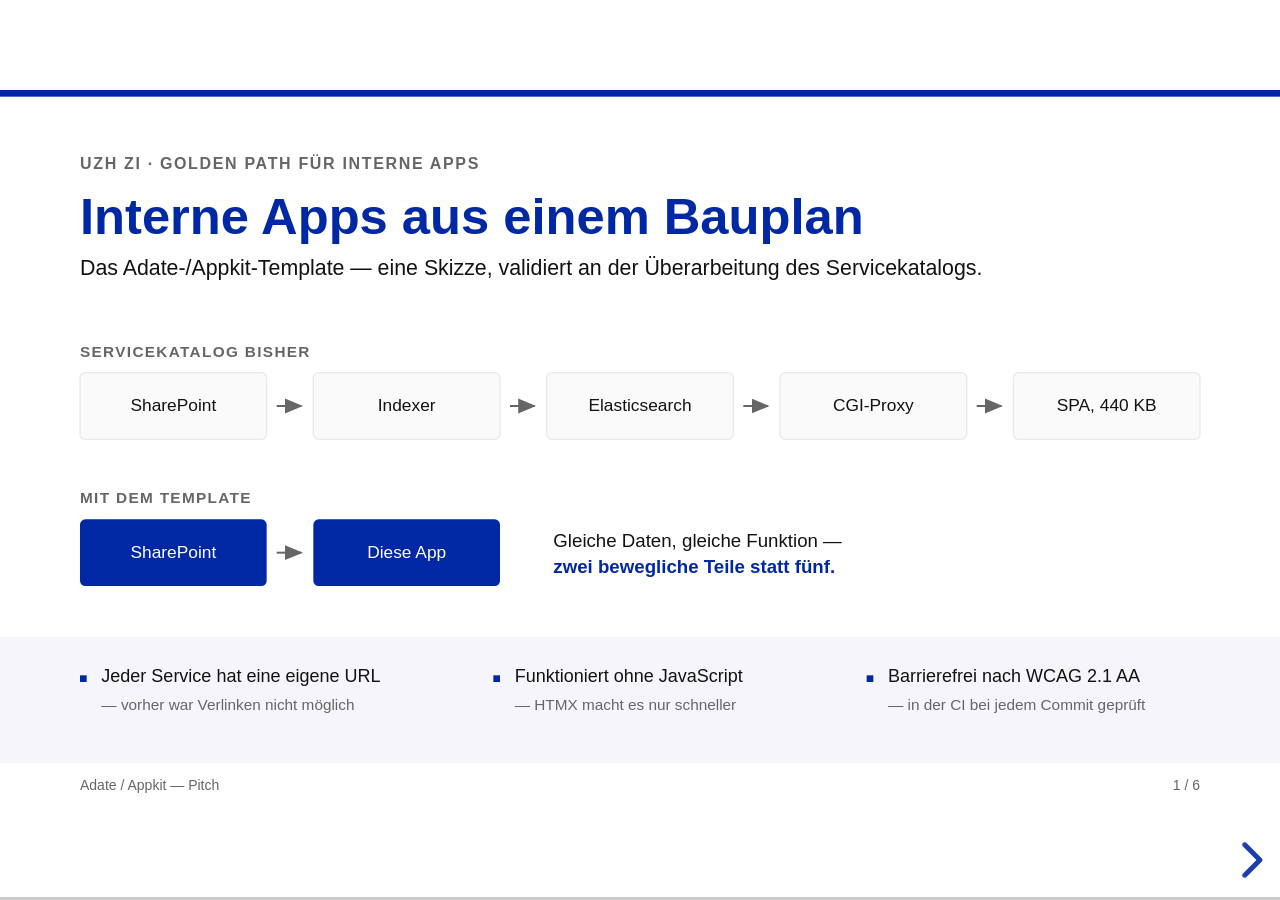
<file: docs/pitch/index.html>
<!doctype html>
<html lang="de">
<head>
  <meta charset="utf-8">
  <meta name="viewport" content="width=device-width, initial-scale=1">
  <title>Adate / Appkit — Pitch</title>

  <!-- reveal.js ist in reveal/ vendored (MIT, siehe reveal/LICENSE) — kein CDN,
       damit das Deck auch ohne Netz läuft. -->
  <link rel="stylesheet" href="reveal/reset.css">
  <link rel="stylesheet" href="reveal/reveal.css">

  <style>
    /* Die Folien sind fertige 1920×1080-SVGs. reveal skaliert die Bühne, das
       Bild füllt sie — deshalb braucht dieses Deck kein reveal-Theme. */
    :root { color-scheme: light; }
    html, body { background: #121212; }
    .reveal .slides { text-align: left; }
    .reveal .slides section {
      padding: 0;
      height: 100%;
      display: flex;
      align-items: center;
      justify-content: center;
    }
    .reveal .slides section img.folie {
      display: block;
      width: 100%;
      height: 100%;
      object-fit: contain;
      margin: 0;
      border: 0;
      box-shadow: none;
      background: #ffffff;
    }
    .reveal .progress { color: #0028A5; }
    .reveal .controls { color: #0028A5; }
    /* Beim Export nach PDF (?print-pdf) sollen die Folien randlos sitzen. */
    @media print { html, body { background: #ffffff; } }
  </style>
</head>
<body>
  <div class="reveal">
    <div class="slides">

      <section>
        <img class="folie" src="folie-1-worum-es-geht.svg"
             alt="Folie 1: Interne Apps aus einem Bauplan. Der Servicekatalog bisher — SharePoint, Indexer, Elasticsearch, CGI-Proxy, SPA mit 440 KB — gegenüber SharePoint und dieser App: zwei bewegliche Teile statt fünf.">
        <aside class="notes">
          Einstieg über die beweglichen Teile: derselbe Katalog, aber SharePoint → App
          statt fünf Stationen. Für die Fachseite heisst das «weniger, was kaputtgehen
          kann», für die Entwicklung «weniger, was ich betreiben muss».
        </aside>
      </section>

      <section>
        <img class="folie" src="folie-2-fachnutzerinnen.svg"
             alt="Folie 2: Für Fachnutzerinnen und Fachnutzer. Drei Spalten — was du erreichst, was du beiträgst, womit du arbeitest.">
        <aside class="notes">
          Die drei Spalten beantworten die drei Fragen der Fachseite. Wichtigster Satz
          zum Vorlesen: «Kein Code, keine Architekturentscheide» — beigetragen werden
          Fachwissen, eine Datenquelle und echte Beispiele.
        </aside>
      </section>

      <section>
        <img class="folie" src="folie-3-architektur.svg"
             alt="Folie 3: Architektur. Das Template adate wird geklont, die Bibliothek appkit mit sharepoint, mail, auth, db und embeddings wird importiert; darunter die Plattform Azure Container Apps.">
        <aside class="notes">
          Der Unterschied zwischen geklont und importiert. Das Template ist ein
          Startpunkt und danach eigenständig; appkit ist eine Abhängigkeit, die alle
          Apps gemeinsam weiterziehen. Daraus folgt die Regel aus AGENTS.md:
          Fehlendes gehört in appkit, mit Fake und Test.
        </aside>
      </section>

      <section>
        <img class="folie" src="folie-4-deployment.svg"
             alt="Folie 4: Deployment. Aus dem Internet über das Application Gateway im Connectivity Hub, per VNet-Peering in zwei Landing Zones mit je einem Container Apps Environment für Test und Prod; darunter ein gemeinsames Azure-OpenAI-Deployment in einer eigenen Subscription.">
        <aside class="notes">
          Zwei Landing Zones, je eine eigene Subscription, je ein eigenes
          Container Apps Environment — und ein einziger Eingang: das zentrale
          Application Gateway. Das ist keine Stilfrage: die Landing Zone verbietet
          öffentliche IP-Adressen per Policy. Wer hier zuhört und selbst deployen
          will, merkt sich die beiden Pull Requests — Subnetze bei Subscription
          Vending, Ingress bei Connectivity Management. Azure OpenAI steht bewusst
          ausserhalb der beiden Zonen: eine eigene Subscription, von Test und Prod
          gemeinsam genutzt, künftig der LLM-Proxy.
        </aside>
      </section>

      <section>
        <img class="folie" src="folie-5-entwicklerinnen.svg"
             alt="Folie 4: Für Entwicklerinnen und Entwickler. Die drei AGENTS.md-Regeln links, was ruff, pytest und pa11y in der CI erzwingen rechts.">
        <aside class="notes">
          Hier geht es um die Sorge, am Ende fremden KI-Code zu warten. Die Antwort ist
          kein Versprechen, sondern ein Mechanismus: AGENTS.md schreibt die Grenzen vor,
          die CI lässt jede Überschreitung scheitern.
        </aside>
      </section>

      <section>
        <img class="folie" src="folie-6-beleg-und-naechste-schritte.svg"
             alt="Folie 5: Validiert, nicht behauptet. Trefferquote der Suche 67 auf 83 Prozent an erster Stelle und 75 auf 100 Prozent unter den ersten drei, dazu die nächsten Schritte.">
        <aside class="notes">
          Die Trefferquoten stammen aus scripts/eval_search.py über alle 112
          publizierten Services. Fairerweise dazusagen: die semantische Ebene läuft über
          appkit.embeddings und braucht einen konfigurierten Azure-OpenAI-Endpunkt samt
          Rollenzuweisung; ohne ihn gelten 67 % und 75 %.
        </aside>
      </section>

    </div>
  </div>

  <script src="reveal/reveal.js"></script>
  <script src="reveal/plugin/notes.js"></script>
  <script>
    Reveal.initialize({
      // Die Bühne hat exakt das Format der Folien, damit nichts beschnitten wird.
      width: 1920,
      height: 1080,
      margin: 0,
      controls: true,
      progress: true,
      hash: true,
      slideNumber: false,   // die Folien tragen ihre Nummer selbst
      transition: 'slide',
      plugins: [RevealNotes],
    });
  </script>
</body>
</html>
</file>
<file: docs/pitch/reveal/reveal.css>
.reveal .stretch,.reveal .r-stretch{max-width:none;max-height:none}.reveal pre.stretch code,.reveal pre.r-stretch code{box-sizing:border-box;height:100%;max-height:100%}.reveal .r-fit-text{white-space:nowrap;display:inline-block}.reveal .r-stack{grid-template-rows:100%;display:grid}.reveal .r-stack>*{grid-area:1/1;margin:auto}.reveal .r-vstack,.reveal .r-hstack{display:flex}.reveal .r-vstack img,.reveal .r-vstack video,.reveal .r-hstack img,.reveal .r-hstack video{object-fit:contain;min-width:0;min-height:0}.reveal .r-vstack{flex-direction:column;justify-content:center;align-items:center}.reveal .r-hstack{flex-direction:row;justify-content:center;align-items:center}.reveal .items-stretch{align-items:stretch}.reveal .items-start{align-items:flex-start}.reveal .items-center{align-items:center}.reveal .items-end{align-items:flex-end}.reveal .justify-between{justify-content:space-between}.reveal .justify-around{justify-content:space-around}.reveal .justify-start{justify-content:flex-start}.reveal .justify-center{justify-content:center}.reveal .justify-end{justify-content:flex-end}html.reveal-full-page{width:100%;height:100vh;height:calc(var(--vh,1vh) * 100);height:100dvh;overflow:hidden}.reveal-viewport{color:#000;--r-controls-spacing:12px;--r-overlay-header-height:40px;--r-overlay-margin:0px;--r-overlay-padding:6px;--r-overlay-gap:5px;background-color:#fff;height:100%;margin:0;line-height:1;position:relative;overflow:hidden}@media screen and (width<=1024px),(height<=768px){.reveal-viewport{--r-overlay-header-height:26px}}.reveal-viewport:fullscreen{width:100%!important;height:100%!important;top:0!important;left:0!important;transform:none!important}.reveal .fragment{transition:all .2s}.reveal .fragment:not(.custom){opacity:0;visibility:hidden;will-change:opacity}.reveal .fragment.visible{opacity:1;visibility:inherit}.reveal .fragment.disabled{transition:none}.reveal .fragment.grow{opacity:1;visibility:inherit}.reveal .fragment.grow.visible{transform:scale(1.3)}.reveal .fragment.shrink{opacity:1;visibility:inherit}.reveal .fragment.shrink.visible{transform:scale(.7)}.reveal .fragment.zoom-in{transform:scale(.1)}.reveal .fragment.zoom-in.visible{transform:none}.reveal .fragment.fade-out{opacity:1;visibility:inherit}.reveal .fragment.fade-out.visible{opacity:0;visibility:hidden}.reveal .fragment.semi-fade-out{opacity:1;visibility:inherit}.reveal .fragment.semi-fade-out.visible{opacity:.5;visibility:inherit}.reveal .fragment.strike{opacity:1;visibility:inherit}.reveal .fragment.strike.visible{text-decoration:line-through}.reveal .fragment.fade-up{transform:translateY(40px)}.reveal .fragment.fade-up.visible{transform:translate(0)}.reveal .fragment.fade-down{transform:translateY(-40px)}.reveal .fragment.fade-down.visible{transform:translate(0)}.reveal .fragment.fade-right{transform:translate(-40px)}.reveal .fragment.fade-right.visible{transform:translate(0)}.reveal .fragment.fade-left{transform:translate(40px)}.reveal .fragment.fade-left.visible{transform:translate(0)}.reveal .fragment.fade-in-then-out,.reveal .fragment.current-visible{opacity:0;visibility:hidden}.reveal .fragment.fade-in-then-out.current-fragment,.reveal .fragment.current-visible.current-fragment{opacity:1;visibility:inherit}.reveal .fragment.fade-in-then-semi-out{opacity:0;visibility:hidden}.reveal .fragment.fade-in-then-semi-out.visible{opacity:.5;visibility:inherit}.reveal .fragment.fade-in-then-semi-out.current-fragment,.reveal .fragment.highlight-red,.reveal .fragment.highlight-current-red,.reveal .fragment.highlight-green,.reveal .fragment.highlight-current-green,.reveal .fragment.highlight-blue,.reveal .fragment.highlight-current-blue{opacity:1;visibility:inherit}.reveal .fragment.highlight-red.visible{color:#ff2c2d}.reveal .fragment.highlight-green.visible{color:#17ff2e}.reveal .fragment.highlight-blue.visible{color:#1b91ff}.reveal .fragment.highlight-current-red.current-fragment{color:#ff2c2d}.reveal .fragment.highlight-current-green.current-fragment{color:#17ff2e}.reveal .fragment.highlight-current-blue.current-fragment{color:#1b91ff}.reveal:after{content:"";font-style:italic}.reveal iframe{z-index:1}.reveal a{position:relative}@keyframes bounce-right{0%,10%,25%,40%,50%{transform:translate(0)}20%{transform:translate(10px)}30%{transform:translate(-5px)}}@keyframes bounce-left{0%,10%,25%,40%,50%{transform:translate(0)}20%{transform:translate(-10px)}30%{transform:translate(5px)}}@keyframes bounce-down{0%,10%,25%,40%,50%{transform:translateY(0)}20%{transform:translateY(10px)}30%{transform:translateY(-5px)}}.reveal .controls{top:auto;bottom:var(--r-controls-spacing);right:var(--r-controls-spacing);z-index:11;color:#000;pointer-events:none;font-size:10px;display:none;position:absolute;left:auto}.reveal .controls button{cursor:pointer;color:currentColor;z-index:2;pointer-events:auto;font-size:inherit;visibility:hidden;opacity:0;-webkit-appearance:none;-webkit-tap-highlight-color:#0000;background-color:#0000;border:0;outline:0;padding:0;transition:color .2s,opacity .2s,transform .2s;position:absolute;transform:scale(.9999)}.reveal .controls .controls-arrow:before,.reveal .controls .controls-arrow:after{content:"";transform-origin:.2em;will-change:transform;background-color:currentColor;border-radius:.25em;width:2.6em;height:.5em;transition:all .15s,background-color .8s;position:absolute;top:0;left:0}.reveal .controls .controls-arrow{width:3.6em;height:3.6em;position:relative}.reveal .controls .controls-arrow:before{transform:translate(.5em)translateY(1.55em)rotate(45deg)}.reveal .controls .controls-arrow:after{transform:translate(.5em)translateY(1.55em)rotate(-45deg)}.reveal .controls .controls-arrow:hover:before{transform:translate(.5em)translateY(1.55em)rotate(40deg)}.reveal .controls .controls-arrow:hover:after{transform:translate(.5em)translateY(1.55em)rotate(-40deg)}.reveal .controls .controls-arrow:active:before{transform:translate(.5em)translateY(1.55em)rotate(36deg)}.reveal .controls .controls-arrow:active:after{transform:translate(.5em)translateY(1.55em)rotate(-36deg)}.reveal .controls .navigate-left{bottom:3.2em;right:6.4em;transform:translate(-10px)}.reveal .controls .navigate-left.highlight{animation:2s ease-out 50 both bounce-left}.reveal .controls .navigate-right{bottom:3.2em;right:0;transform:translate(10px)}.reveal .controls .navigate-right .controls-arrow{transform:rotate(180deg)}.reveal .controls .navigate-right.highlight{animation:2s ease-out 50 both bounce-right}.reveal .controls .navigate-up{bottom:6.4em;right:3.2em;transform:translateY(-10px)}.reveal .controls .navigate-up .controls-arrow{transform:rotate(90deg)}.reveal .controls .navigate-down{padding-bottom:1.4em;bottom:-1.4em;right:3.2em;transform:translateY(10px)}.reveal .controls .navigate-down .controls-arrow{transform:rotate(-90deg)}.reveal .controls .navigate-down.highlight{animation:2s ease-out 50 both bounce-down}.reveal .controls[data-controls-back-arrows=faded] .navigate-up.enabled{opacity:.3}.reveal .controls[data-controls-back-arrows=faded] .navigate-up.enabled:hover{opacity:1}.reveal .controls[data-controls-back-arrows=hidden] .navigate-up.enabled{opacity:0;visibility:hidden}.reveal .controls .enabled{visibility:visible;opacity:.9;cursor:pointer;transform:none}.reveal .controls .enabled.fragmented{opacity:.5}.reveal .controls .enabled:hover,.reveal .controls .enabled.fragmented:hover{opacity:1}.reveal:not(.rtl) .controls[data-controls-back-arrows=faded] .navigate-left.enabled{opacity:.3}.reveal:not(.rtl) .controls[data-controls-back-arrows=faded] .navigate-left.enabled:hover{opacity:1}.reveal:not(.rtl) .controls[data-controls-back-arrows=hidden] .navigate-left.enabled{opacity:0;visibility:hidden}.reveal.rtl .controls[data-controls-back-arrows=faded] .navigate-right.enabled{opacity:.3}.reveal.rtl .controls[data-controls-back-arrows=faded] .navigate-right.enabled:hover{opacity:1}.reveal.rtl .controls[data-controls-back-arrows=hidden] .navigate-right.enabled{opacity:0;visibility:hidden}.reveal[data-navigation-mode=linear].has-horizontal-slides .navigate-up,.reveal[data-navigation-mode=linear].has-horizontal-slides .navigate-down{display:none}.reveal[data-navigation-mode=linear].has-horizontal-slides .navigate-left,.reveal:not(.has-vertical-slides) .controls .navigate-left{bottom:1.4em;right:5.5em}.reveal[data-navigation-mode=linear].has-horizontal-slides .navigate-right,.reveal:not(.has-vertical-slides) .controls .navigate-right{bottom:1.4em;right:.5em}.reveal:not(.has-horizontal-slides) .controls .navigate-up{bottom:5em;right:1.4em}.reveal:not(.has-horizontal-slides) .controls .navigate-down{bottom:.5em;right:1.4em}.reveal.has-dark-background .controls{color:#fff}.reveal.has-light-background .controls{color:#000}.reveal.no-hover .controls .controls-arrow:hover:before,.reveal.no-hover .controls .controls-arrow:active:before{transform:translate(.5em)translateY(1.55em)rotate(45deg)}.reveal.no-hover .controls .controls-arrow:hover:after,.reveal.no-hover .controls .controls-arrow:active:after{transform:translate(.5em)translateY(1.55em)rotate(-45deg)}@media screen and (width>=500px){.reveal-viewport{--r-controls-spacing:.8em}.reveal .controls[data-controls-layout=edges]{inset:0}.reveal .controls[data-controls-layout=edges] .navigate-left,.reveal .controls[data-controls-layout=edges] .navigate-right,.reveal .controls[data-controls-layout=edges] .navigate-up,.reveal .controls[data-controls-layout=edges] .navigate-down{bottom:auto;right:auto}.reveal .controls[data-controls-layout=edges] .navigate-left{top:50%;left:var(--r-controls-spacing);margin-top:-1.8em}.reveal .controls[data-controls-layout=edges] .navigate-right{top:50%;right:var(--r-controls-spacing);margin-top:-1.8em}.reveal .controls[data-controls-layout=edges] .navigate-up{top:var(--r-controls-spacing);margin-left:-1.8em;left:50%}.reveal .controls[data-controls-layout=edges] .navigate-down{bottom:calc(var(--r-controls-spacing) - 1.4em + .3em);margin-left:-1.8em;left:50%}}.reveal .progress{z-index:10;color:#fff;background-color:#0003;width:100%;height:3px;display:none;position:absolute;bottom:0;left:0}.reveal .progress:after{content:"";width:100%;height:10px;display:block;position:absolute;top:-10px}.reveal .progress span{transform-origin:0 0;background-color:currentColor;width:100%;height:100%;transition:transform .8s cubic-bezier(.26,.86,.44,.985);display:block;transform:scaleX(0)}.reveal .slide-number{z-index:31;color:#fff;background-color:#0006;padding:5px;font-family:Helvetica,sans-serif;font-size:12px;line-height:1;display:block;position:absolute;bottom:8px;right:8px}.reveal .slide-number a{color:currentColor}.reveal .slide-number-delimiter{margin:0 3px}.reveal{touch-action:pinch-zoom;width:100%;height:100%;position:relative;overflow:hidden}.reveal.embedded{touch-action:pan-y}.reveal.embedded.is-vertical-slide{touch-action:none}.reveal .slides{pointer-events:none;z-index:1;text-align:center;perspective:600px;perspective-origin:50% 40%;width:100%;height:100%;margin:auto;position:absolute;inset:0;overflow:visible}.reveal .slides>section{perspective:600px}.reveal .slides>section,.reveal .slides>section>section{pointer-events:auto;z-index:10;transform-style:flat;width:100%;transition:transform-origin .8s cubic-bezier(.26,.86,.44,.985),transform .8s cubic-bezier(.26,.86,.44,.985),visibility .8s cubic-bezier(.26,.86,.44,.985),opacity .8s cubic-bezier(.26,.86,.44,.985);display:none;position:absolute}.reveal[data-transition-speed=fast] .slides section{transition-duration:.4s}.reveal[data-transition-speed=slow] .slides section{transition-duration:1.2s}.reveal .slides section[data-transition-speed=fast]{transition-duration:.4s}.reveal .slides section[data-transition-speed=slow]{transition-duration:1.2s}.reveal .slides>section.stack{pointer-events:none;height:100%;padding-top:0;padding-bottom:0}.reveal .slides>section.present,.reveal .slides>section>section.present{z-index:11;opacity:1;display:block}.reveal .slides>section:empty,.reveal .slides>section>section:empty,.reveal .slides>section[data-background-interactive],.reveal .slides>section>section[data-background-interactive]{pointer-events:none}.reveal.center,.reveal.center .slides,.reveal.center .slides section{min-height:0!important}.reveal .slides>section:not(.present),.reveal .slides>section>section:not(.present){pointer-events:none}.reveal.overview .slides>section,.reveal.overview .slides>section>section{pointer-events:auto}.reveal .slides>section.past,.reveal .slides>section.future,.reveal .slides>section.past>section,.reveal .slides>section.future>section,.reveal .slides>section>section.past,.reveal .slides>section>section.future{opacity:0}.reveal .slides>section[data-transition=slide].past,.reveal .slides>section[data-transition~=slide-out].past,.reveal.slide .slides>section:not([data-transition]).past{transform:translate(-150%)}.reveal .slides>section[data-transition=slide].future,.reveal .slides>section[data-transition~=slide-in].future,.reveal.slide .slides>section:not([data-transition]).future{transform:translate(150%)}.reveal .slides>section>section[data-transition=slide].past,.reveal .slides>section>section[data-transition~=slide-out].past,.reveal.slide .slides>section>section:not([data-transition]).past{transform:translateY(-150%)}.reveal .slides>section>section[data-transition=slide].future,.reveal .slides>section>section[data-transition~=slide-in].future,.reveal.slide .slides>section>section:not([data-transition]).future{transform:translateY(150%)}.reveal .slides>section[data-transition=linear].past,.reveal .slides>section[data-transition~=linear-out].past,.reveal.linear .slides>section:not([data-transition]).past{transform:translate(-150%)}.reveal .slides>section[data-transition=linear].future,.reveal .slides>section[data-transition~=linear-in].future,.reveal.linear .slides>section:not([data-transition]).future{transform:translate(150%)}.reveal .slides>section>section[data-transition=linear].past,.reveal .slides>section>section[data-transition~=linear-out].past,.reveal.linear .slides>section>section:not([data-transition]).past{transform:translateY(-150%)}.reveal .slides>section>section[data-transition=linear].future,.reveal .slides>section>section[data-transition~=linear-in].future,.reveal.linear .slides>section>section:not([data-transition]).future{transform:translateY(150%)}.reveal .slides section[data-transition=default].stack,.reveal.default .slides section.stack{transform-style:preserve-3d}.reveal .slides>section[data-transition=default].past,.reveal .slides>section[data-transition~=default-out].past,.reveal.default .slides>section:not([data-transition]).past{transform:translate(-100%)rotateY(-90deg)translate(-100%)}.reveal .slides>section[data-transition=default].future,.reveal .slides>section[data-transition~=default-in].future,.reveal.default .slides>section:not([data-transition]).future{transform:translate(100%)rotateY(90deg)translate(100%)}.reveal .slides>section>section[data-transition=default].past,.reveal .slides>section>section[data-transition~=default-out].past,.reveal.default .slides>section>section:not([data-transition]).past{transform:translateY(-300px)rotateX(70deg)translateY(-300px)}.reveal .slides>section>section[data-transition=default].future,.reveal .slides>section>section[data-transition~=default-in].future,.reveal.default .slides>section>section:not([data-transition]).future{transform:translateY(300px)rotateX(-70deg)translateY(300px)}.reveal .slides section[data-transition=convex].stack,.reveal.convex .slides section.stack{transform-style:preserve-3d}.reveal .slides>section[data-transition=convex].past,.reveal .slides>section[data-transition~=convex-out].past,.reveal.convex .slides>section:not([data-transition]).past{transform:translate(-100%)rotateY(-90deg)translate(-100%)}.reveal .slides>section[data-transition=convex].future,.reveal .slides>section[data-transition~=convex-in].future,.reveal.convex .slides>section:not([data-transition]).future{transform:translate(100%)rotateY(90deg)translate(100%)}.reveal .slides>section>section[data-transition=convex].past,.reveal .slides>section>section[data-transition~=convex-out].past,.reveal.convex .slides>section>section:not([data-transition]).past{transform:translateY(-300px)rotateX(70deg)translateY(-300px)}.reveal .slides>section>section[data-transition=convex].future,.reveal .slides>section>section[data-transition~=convex-in].future,.reveal.convex .slides>section>section:not([data-transition]).future{transform:translateY(300px)rotateX(-70deg)translateY(300px)}.reveal .slides section[data-transition=concave].stack,.reveal.concave .slides section.stack{transform-style:preserve-3d}.reveal .slides>section[data-transition=concave].past,.reveal .slides>section[data-transition~=concave-out].past,.reveal.concave .slides>section:not([data-transition]).past{transform:translate(-100%)rotateY(90deg)translate(-100%)}.reveal .slides>section[data-transition=concave].future,.reveal .slides>section[data-transition~=concave-in].future,.reveal.concave .slides>section:not([data-transition]).future{transform:translate(100%)rotateY(-90deg)translate(100%)}.reveal .slides>section>section[data-transition=concave].past,.reveal .slides>section>section[data-transition~=concave-out].past,.reveal.concave .slides>section>section:not([data-transition]).past{transform:translateY(-80%)rotateX(-70deg)translateY(-80%)}.reveal .slides>section>section[data-transition=concave].future,.reveal .slides>section>section[data-transition~=concave-in].future,.reveal.concave .slides>section>section:not([data-transition]).future{transform:translateY(80%)rotateX(70deg)translateY(80%)}.reveal .slides section[data-transition=zoom],.reveal.zoom .slides section:not([data-transition]){transition-timing-function:ease}.reveal .slides>section[data-transition=zoom].past,.reveal .slides>section[data-transition~=zoom-out].past,.reveal.zoom .slides>section:not([data-transition]).past{visibility:hidden;transform:scale(16)}.reveal .slides>section[data-transition=zoom].future,.reveal .slides>section[data-transition~=zoom-in].future,.reveal.zoom .slides>section:not([data-transition]).future{visibility:hidden;transform:scale(.2)}.reveal .slides>section>section[data-transition=zoom].past,.reveal .slides>section>section[data-transition~=zoom-out].past,.reveal.zoom .slides>section>section:not([data-transition]).past{transform:scale(16)}.reveal .slides>section>section[data-transition=zoom].future,.reveal .slides>section>section[data-transition~=zoom-in].future,.reveal.zoom .slides>section>section:not([data-transition]).future{transform:scale(.2)}.reveal.cube .slides{perspective:1300px}.reveal.cube .slides section{backface-visibility:hidden;box-sizing:border-box;min-height:700px;transform-style:preserve-3d;padding:30px}.reveal.center.cube .slides section{min-height:0}.reveal.cube .slides section:not(.stack):before{content:"";background:#0000001a;border-radius:4px;width:100%;height:100%;display:block;position:absolute;top:0;left:0;transform:translateZ(-20px)}.reveal.cube .slides section:not(.stack):after{content:"";z-index:1;background:0 0;border-radius:4px;width:90%;height:30px;display:block;position:absolute;bottom:0;left:5%;transform:translateZ(-90px)rotateX(65deg);box-shadow:0 95px 25px #0003}.reveal.cube .slides>section.stack{background:0 0;padding:0}.reveal.cube .slides>section.past{transform-origin:100% 0;transform:translate(-100%)rotateY(-90deg)}.reveal.cube .slides>section.future{transform-origin:0 0;transform:translate(100%)rotateY(90deg)}.reveal.cube .slides>section>section.past{transform-origin:0 100%;transform:translateY(-100%)rotateX(90deg)}.reveal.cube .slides>section>section.future{transform-origin:0 0;transform:translateY(100%)rotateX(-90deg)}.reveal.page .slides{perspective-origin:0%;perspective:3000px}.reveal.page .slides section{box-sizing:border-box;min-height:700px;transform-style:preserve-3d;padding:30px}.reveal.page .slides section.past{z-index:12}.reveal.page .slides section:not(.stack):before{content:"";background:#0000001a;width:100%;height:100%;display:block;position:absolute;top:0;left:0;transform:translateZ(-20px)}.reveal.page .slides section:not(.stack):after{content:"";z-index:1;background:0 0;border-radius:4px;width:90%;height:30px;display:block;position:absolute;bottom:0;left:5%;transform:translateZ(-90px)rotateX(65deg);box-shadow:0 95px 25px #0003}.reveal.page .slides>section.stack{background:0 0;padding:0}.reveal.page .slides>section.past{transform-origin:0 0;transform:translate(-40%)rotateY(-80deg)}.reveal.page .slides>section.future{transform-origin:100% 0;transform:translate(0,0)}.reveal.page .slides>section>section.past{transform-origin:0 0;transform:translateY(-40%)rotateX(80deg)}.reveal.page .slides>section>section.future{transform-origin:0 100%;transform:translate(0,0)}.reveal .slides section[data-transition=fade],.reveal.fade .slides section:not([data-transition]),.reveal.fade .slides>section>section:not([data-transition]){transition:opacity .5s;transform:none}.reveal.fade.overview .slides section,.reveal.fade.overview .slides>section>section{transition:none}.reveal .slides section[data-transition=none],.reveal.none .slides section:not([data-transition]){transition:none;transform:none}.reveal .pause-overlay{visibility:hidden;opacity:0;z-index:100;background:#000;width:100%;height:100%;transition:all 1s;position:absolute;top:0;left:0}.reveal .pause-overlay .resume-button{color:#ccc;cursor:pointer;background:0 0;border:2px solid #ccc;border-radius:2px;padding:6px 14px;font-size:16px;position:absolute;bottom:20px;right:20px}.reveal .pause-overlay .resume-button:hover{color:#fff;border-color:#fff}.reveal.paused .pause-overlay{visibility:visible;opacity:1}.reveal .no-transition,.reveal .no-transition *,.reveal .slides.disable-slide-transitions section{transition:none!important}.reveal .slides.disable-slide-transitions section{transform:none!important}.reveal .backgrounds{perspective:600px;width:100%;height:100%;position:absolute;top:0;left:0}.reveal .slide-background{opacity:0;visibility:hidden;background-color:#0000;width:100%;height:100%;transition:all .8s cubic-bezier(.26,.86,.44,.985);display:none;position:absolute;overflow:hidden}.reveal .slide-background-content{background-position:50%;background-repeat:no-repeat;background-size:cover;width:100%;height:100%;position:absolute}.reveal .slide-background.stack{display:block}.reveal .slide-background.present{opacity:1;visibility:visible;z-index:2}.print-pdf .reveal .slide-background{opacity:1!important;visibility:visible!important}.reveal .slide-background video{object-fit:cover;width:100%;max-width:none;height:100%;max-height:none;position:absolute;top:0;left:0}.reveal .slide-background[data-background-size=contain] video{object-fit:contain}.reveal[data-background-transition=none]>.backgrounds .slide-background:not([data-background-transition]),.reveal>.backgrounds .slide-background[data-background-transition=none]{transition:none}.reveal[data-background-transition=slide]>.backgrounds .slide-background:not([data-background-transition]),.reveal>.backgrounds .slide-background[data-background-transition=slide]{opacity:1}.reveal[data-background-transition=slide]>.backgrounds .slide-background.past:not([data-background-transition]),.reveal>.backgrounds .slide-background.past[data-background-transition=slide]{transform:translate(-100%)}.reveal[data-background-transition=slide]>.backgrounds .slide-background.future:not([data-background-transition]),.reveal>.backgrounds .slide-background.future[data-background-transition=slide]{transform:translate(100%)}.reveal[data-background-transition=slide]>.backgrounds .slide-background>.slide-background.past:not([data-background-transition]),.reveal>.backgrounds .slide-background>.slide-background.past[data-background-transition=slide]{transform:translateY(-100%)}.reveal[data-background-transition=slide]>.backgrounds .slide-background>.slide-background.future:not([data-background-transition]),.reveal>.backgrounds .slide-background>.slide-background.future[data-background-transition=slide]{transform:translateY(100%)}.reveal[data-background-transition=convex]>.backgrounds .slide-background.past:not([data-background-transition]),.reveal>.backgrounds .slide-background.past[data-background-transition=convex]{opacity:0;transform:translate(-100%)rotateY(-90deg)translate(-100%)}.reveal[data-background-transition=convex]>.backgrounds .slide-background.future:not([data-background-transition]),.reveal>.backgrounds .slide-background.future[data-background-transition=convex]{opacity:0;transform:translate(100%)rotateY(90deg)translate(100%)}.reveal[data-background-transition=convex]>.backgrounds .slide-background>.slide-background.past:not([data-background-transition]),.reveal>.backgrounds .slide-background>.slide-background.past[data-background-transition=convex]{opacity:0;transform:translateY(-100%)rotateX(90deg)translateY(-100%)}.reveal[data-background-transition=convex]>.backgrounds .slide-background>.slide-background.future:not([data-background-transition]),.reveal>.backgrounds .slide-background>.slide-background.future[data-background-transition=convex]{opacity:0;transform:translateY(100%)rotateX(-90deg)translateY(100%)}.reveal[data-background-transition=concave]>.backgrounds .slide-background.past:not([data-background-transition]),.reveal>.backgrounds .slide-background.past[data-background-transition=concave]{opacity:0;transform:translate(-100%)rotateY(90deg)translate(-100%)}.reveal[data-background-transition=concave]>.backgrounds .slide-background.future:not([data-background-transition]),.reveal>.backgrounds .slide-background.future[data-background-transition=concave]{opacity:0;transform:translate(100%)rotateY(-90deg)translate(100%)}.reveal[data-background-transition=concave]>.backgrounds .slide-background>.slide-background.past:not([data-background-transition]),.reveal>.backgrounds .slide-background>.slide-background.past[data-background-transition=concave]{opacity:0;transform:translateY(-100%)rotateX(-90deg)translateY(-100%)}.reveal[data-background-transition=concave]>.backgrounds .slide-background>.slide-background.future:not([data-background-transition]),.reveal>.backgrounds .slide-background>.slide-background.future[data-background-transition=concave]{opacity:0;transform:translateY(100%)rotateX(90deg)translateY(100%)}.reveal[data-background-transition=zoom]>.backgrounds .slide-background:not([data-background-transition]),.reveal>.backgrounds .slide-background[data-background-transition=zoom]{transition-timing-function:ease}.reveal[data-background-transition=zoom]>.backgrounds .slide-background.past:not([data-background-transition]),.reveal>.backgrounds .slide-background.past[data-background-transition=zoom]{opacity:0;visibility:hidden;transform:scale(16)}.reveal[data-background-transition=zoom]>.backgrounds .slide-background.future:not([data-background-transition]),.reveal>.backgrounds .slide-background.future[data-background-transition=zoom]{opacity:0;visibility:hidden;transform:scale(.2)}.reveal[data-background-transition=zoom]>.backgrounds .slide-background>.slide-background.past:not([data-background-transition]),.reveal>.backgrounds .slide-background>.slide-background.past[data-background-transition=zoom]{opacity:0;visibility:hidden;transform:scale(16)}.reveal[data-background-transition=zoom]>.backgrounds .slide-background>.slide-background.future:not([data-background-transition]),.reveal>.backgrounds .slide-background>.slide-background.future[data-background-transition=zoom]{opacity:0;visibility:hidden;transform:scale(.2)}.reveal[data-transition-speed=fast]>.backgrounds .slide-background{transition-duration:.4s}.reveal[data-transition-speed=slow]>.backgrounds .slide-background{transition-duration:1.2s}.reveal [data-auto-animate-target^=unmatched]{will-change:opacity}.reveal section[data-auto-animate]:not(.stack):not([data-auto-animate=running]) [data-auto-animate-target^=unmatched]{opacity:0}.reveal.overview{perspective-origin:50%;perspective:700px}.reveal.overview .slides section{cursor:pointer;box-sizing:border-box;height:100%;overflow:hidden;opacity:1!important;visibility:visible!important;top:0!important}.reveal.overview .slides section:hover,.reveal.overview .slides section.present{outline-offset:10px;outline:10px solid #96969699}.reveal.overview .slides section.present{outline:10px solid var(--r-link-color)}.reveal.overview .slides section .fragment{opacity:1;transition:none}.reveal.overview .slides section:after,.reveal.overview .slides section:before{display:none!important}.reveal.overview .slides>section.stack{background:0 0;outline:none;padding:0;overflow:visible;top:0!important}.reveal.overview .backgrounds{perspective:inherit}.reveal.overview .backgrounds .slide-background{opacity:1;visibility:visible;outline-offset:10px;outline:10px solid #9696961a}.reveal.overview .backgrounds .slide-background.stack{overflow:visible}.reveal.overview .slides section,.reveal.overview-deactivating .slides section,.reveal.overview .backgrounds .slide-background,.reveal.overview-deactivating .backgrounds .slide-background{transition:none}.reveal.rtl .slides,.reveal.rtl .slides h1,.reveal.rtl .slides h2,.reveal.rtl .slides h3,.reveal.rtl .slides h4,.reveal.rtl .slides h5,.reveal.rtl .slides h6{direction:rtl;font-family:sans-serif}.reveal.rtl pre,.reveal.rtl code{direction:ltr}.reveal.rtl ol,.reveal.rtl ul{text-align:right}.reveal.rtl .progress span{transform-origin:100% 0}.reveal.has-parallax-background .backgrounds{transition:all .8s}.reveal.has-parallax-background[data-transition-speed=fast] .backgrounds{transition-duration:.4s}.reveal.has-parallax-background[data-transition-speed=slow] .backgrounds{transition-duration:1.2s}@keyframes fade-in{0%{opacity:0}to{opacity:1}}@keyframes scale-up{0%{transform:scale(.95)}to{transform:scale(1)}}.reveal [data-preview-image],.reveal [data-preview-video],.reveal [data-preview-link]:not(a):not([data-preview-link=false]){cursor:zoom-in}.r-overlay{top:var(--r-overlay-margin);right:var(--r-overlay-margin);bottom:var(--r-overlay-margin);left:var(--r-overlay-margin);border-radius:min(var(--r-overlay-margin), 6px);z-index:99;-webkit-backdrop-filter:blur(10px);backdrop-filter:blur(10px);color:#fff;background:#000000f2;font-family:ui-sans-serif,system-ui,-apple-system,Helvetica,sans-serif;transition:all .3s;animation:.3s fade-in;position:absolute}.r-overlay-viewport{top:var(--r-overlay-padding);right:var(--r-overlay-padding);bottom:var(--r-overlay-padding);left:var(--r-overlay-padding);gap:var(--r-overlay-gap);flex-direction:column;display:flex;position:absolute}.r-overlay-header{z-index:2;box-sizing:border-box;height:var(--r-overlay-header-height);justify-content:flex-end;align-items:center;gap:6px;display:flex}.r-overlay-header .r-overlay-header-button{all:unset;min-width:var(--r-overlay-header-height);min-height:var(--r-overlay-header-height);padding:0 calc(var(--r-overlay-header-height) / 4);opacity:1;cursor:pointer;box-sizing:border-box;border-radius:6px;justify-content:center;align-items:center;gap:8px;font-size:18px;display:flex}.r-overlay-header .r-overlay-header-button:hover{opacity:1;background-color:#ffffff26}.r-overlay-header .icon{background-position:50%;background-repeat:no-repeat;background-size:100%;width:20px;height:20px;display:inline-block}.r-overlay-close .icon{background-image:url([data-uri])}.r-overlay-external .icon{background-image:url([data-uri])}.r-overlay-content{background-color:#141414cc;border-radius:6px;flex-grow:1;place-items:center;animation:.5s cubic-bezier(.26,.86,.44,.985) scale-up;display:grid;position:relative;overflow:hidden}.r-overlay-spinner{z-index:10;visibility:hidden;opacity:0;background-image:url([data-uri]%2F%2F%2F6%2Bvr8nJybW1tcDAwOjo6Nvb26ioqKOjo7Ozs%2FLy8vz8%2FAAAAAAAAAAAACH%2FC05FVFNDQVBFMi4wAwEAAAAh%2FhpDcmVhdGVkIHdpdGggYWpheGxvYWQuaW5mbwAh%[base64]%2FV%2FnmOM82XiHRLYKhKP1oZmADdEAAAh%2BQQJCgAAACwAAAAAIAAgAAAE6hDISWlZpOrNp1lGNRSdRpDUolIGw5RUYhhHukqFu8DsrEyqnWThGvAmhVlteBvojpTDDBUEIFwMFBRAmBkSgOrBFZogCASwBDEY%2FCZSg7GSE0gSCjQBMVG023xWBhklAnoEdhQEfyNqMIcKjhRsjEdnezB%2BA4k8gTwJhFuiW4dokXiloUepBAp5qaKpp6%2BHo7aWW54wl7obvEe0kRuoplCGepwSx2jJvqHEmGt6whJpGpfJCHmOoNHKaHx61WiSR92E4lbFoq%2BB6QDtuetcaBPnW6%2BO7wDHpIiK9SaVK5GgV543tzjgGcghAgAh%[base64]%2B%2BG%2Bw48edZPK%2BM6hLJpQg484enXIdQFSS1u6UhksENEQAAIfkECQoAAAAsAAAAACAAIAAABOcQyEmpGKLqzWcZRVUQnZYg1aBSh2GUVEIQ2aQOE%2BG%2BcD4ntpWkZQj1JIiZIogDFFyHI0UxQwFugMSOFIPJftfVAEoZLBbcLEFhlQiqGp1Vd140AUklUN3eCA51C1EWMzMCezCBBmkxVIVHBWd3HHl9JQOIJSdSnJ0TDKChCwUJjoWMPaGqDKannasMo6WnM562R5YluZRwur0wpgqZE7NKUm%2BFNRPIhjBJxKZteWuIBMN4zRMIVIhffcgojwCF117i4nlLnY5ztRLsnOk%2BaV%2BoJY7V7m76PdkS4trKcdg0Zc0tTcKkRAAAIfkECQoAAAAsAAAAACAAIAAABO4QyEkpKqjqzScpRaVkXZWQEximw1BSCUEIlDohrft6cpKCk5xid5MNJTaAIkekKGQkWyKHkvhKsR7ARmitkAYDYRIbUQRQjWBwJRzChi9CRlBcY1UN4g0%[base64]%[base64]%2BE71SRQeyqUToLA7VxF0JDyIQh%2FMVVPMt1ECZlfcjZJ9mIKoaTl1MRIl5o4CUKXOwmyrCInCKqcWtvadL2SYhyASyNDJ0uIiRMDjI0Fd30%2FiI2UA5GSS5UDj2l6NoqgOgN4gksEBgYFf0FDqKgHnyZ9OX8HrgYHdHpcHQULXAS2qKpENRg7eAMLC7kTBaixUYFkKAzWAAnLC7FLVxLWDBLKCwaKTULgEwbLA4hJtOkSBNqITT3xEgfLpBtzE%2FjiuL04RGEBgwWhShRgQExHBAAh%2BQQJCgAAACwAAAAAIAAgAAAE7xDISWlSqerNpyJKhWRdlSAVoVLCWk6JKlAqAavhO9UkUHsqlE6CwO1cRdCQ8iEIfzFVTzLdRAmZX3I2SfZiCqGk5dTESJeaOAlClzsJsqwiJwiqnFrb2nS9kmIcgEsjQydLiIlHehhpejaIjzh9eomSjZR%[base64]%2BE71SRQeyqUToLA7VxF0JDyIQh%[base64]%2BE71SRQeyqUToLA7VxF0JDyIQh%2FMVVPMt1ECZlfcjZJ9mIKoaTl1MRIl5o4CUKXOwmyrCInCKqcWtvadL2SYhyASyNDJ0uIiUd6GAULDJCRiXo1CpGXDJOUjY%2BYip9DhToJA4RBLwMLCwVDfRgbBAaqqoZ1XBMHswsHtxtFaH1iqaoGNgAIxRpbFAgfPQSqpbgGBqUD1wBXeCYp1AYZ19JJOYgH1KwA4UBvQwXUBxPqVD9L3sbp2BNk2xvvFPJd%2BMFCN6HAAIKgNggY0KtEBAAh%[base64]%2BvsYMDAzZQPC9VCNkDWUhGkuE5PxJNwiUK4UfLzOlD4WvzAHaoG9nxPi5d%2BjYUqfAhhykOFwJWiAAAIfkECQoAAAAsAAAAACAAIAAABPAQyElpUqnqzaciSoVkXVUMFaFSwlpOCcMYlErAavhOMnNLNo8KsZsMZItJEIDIFSkLGQoQTNhIsFehRww2CQLKF0tYGKYSg%2BygsZIuNqJksKgbfgIGepNo2cIUB3V1B3IvNiBYNQaDSTtfhhx0CwVPI0UJe0%2Bbm4g5VgcGoqOcnjmjqDSdnhgEoamcsZuXO1aWQy8KAwOAuTYYGwi7w5h%2BKr0SJ8MFihpNbx%2B4Erq7BYBuzsdiH1jCAzoSfl0rVirNbRXlBBlLX%2BBP0XJLAPGzTkAuAOqb0WT5AH7OcdCm5B8TgRwSRKIHQtaLCwg1RAAAOwAAAAAAAAAAAA%3D%3D);width:32px;height:32px;margin:-16px 0 0 -16px;display:block;position:absolute;top:50%;left:50%}.r-overlay-preview .r-overlay-content iframe{opacity:0;visibility:hidden;border:0;width:100%;max-width:100%;height:100%;max-height:100%;transition:all .3s}.r-overlay-preview[data-state=loaded] iframe{opacity:1;visibility:visible}.r-overlay-preview .r-overlay-content img,.r-overlay-preview .r-overlay-content video{object-fit:scale-down;width:100%;max-width:100%;height:100%;max-height:100%;margin:0;position:absolute}.r-overlay-preview[data-preview-fit=none] img,.r-overlay-preview[data-preview-fit=none] video{object-fit:none}.r-overlay-preview[data-preview-fit=scale-down] img,.r-overlay-preview[data-preview-fit=scale-down] video{object-fit:scale-down}.r-overlay-preview[data-preview-fit=contain] img,.r-overlay-preview[data-preview-fit=contain] video{object-fit:contain}.r-overlay-preview[data-preview-fit=cover] img,.r-overlay-preview[data-preview-fit=cover] video{object-fit:cover}.r-overlay-preview[data-state=loaded] .r-overlay-content-inner{z-index:-1;text-align:center;letter-spacing:normal;width:100%;position:absolute;top:45%;left:0}.r-overlay-preview .r-overlay-error{color:orange;font-size:18px}.r-overlay-preview .x-frame-error{opacity:0;transition:opacity .3s .3s}.r-overlay-preview[data-state=loaded] .x-frame-error{opacity:1}.r-overlay-preview[data-state=loading] .r-overlay-spinner{opacity:.6;visibility:visible}.r-overlay-help .r-overlay-content{overflow:auto}.r-overlay-help-content{text-align:center;letter-spacing:normal;max-width:560px;margin:auto;padding:20px 0}.r-overlay-help-content .title{margin-top:0;font-size:20px}.r-overlay-help .r-overlay-help-content table{border-collapse:collapse;text-align:left;border:1px solid #fff;font-size:16px}.r-overlay-help .r-overlay-help-content table th,.r-overlay-help .r-overlay-help-content table td{vertical-align:middle;border:1px solid #fff;width:240px;padding:14px}.r-overlay-help .r-overlay-help-content table th{padding-top:20px;padding-bottom:20px}.reveal .playback{z-index:30;cursor:pointer;-webkit-tap-highlight-color:#0000;transition:all .4s;position:absolute;bottom:20px;left:15px}.reveal.overview .playback{opacity:0;visibility:hidden}.reveal .hljs{min-height:100%}.reveal .hljs table{margin:initial}.reveal .hljs-ln-code,.reveal .hljs-ln-numbers{border:0;padding:0}.reveal .hljs-ln-numbers{opacity:.6;text-align:right;vertical-align:top;padding-right:.75em}.reveal .hljs.has-highlights tr:not(.highlight-line){opacity:.4}.reveal .hljs.has-highlights.fragment{transition:all .2s}.reveal .hljs:not(:first-child).fragment{box-sizing:border-box;width:100%;position:absolute;top:0;left:0}.reveal pre[data-auto-animate-target]{overflow:hidden}.reveal pre[data-auto-animate-target] code{height:100%}.reveal .roll{vertical-align:top;perspective:400px;perspective-origin:50%;line-height:1.2;display:inline-block;overflow:hidden}.reveal .roll:hover{text-shadow:none;background:0 0}.reveal .roll span{pointer-events:none;transform-origin:50% 0;transform-style:preserve-3d;backface-visibility:hidden;padding:0 2px;transition:all .4s;display:block;position:relative}.reveal .roll:hover span{background:#00000080;transform:translateZ(-45px)rotateX(90deg)}.reveal .roll span:after{content:attr(data-title);backface-visibility:hidden;transform-origin:50% 0;padding:0 2px;display:block;position:absolute;top:0;left:0;transform:translateY(110%)rotateX(-90deg)}.reveal aside.notes{display:none}.reveal .speaker-notes{z-index:1;color:#222;box-sizing:border-box;text-align:left;-webkit-overflow-scrolling:touch;background-color:#f5f5f5;border:1px solid #0000000d;width:33.3333%;height:100%;padding:14px 18px;font-family:Helvetica,sans-serif;font-size:18px;line-height:1.4;display:none;position:absolute;top:0;left:100%;overflow:auto}.reveal .speaker-notes .notes-placeholder{color:#ccc;font-style:italic}.reveal .speaker-notes:focus{outline:none}.reveal .speaker-notes:before{content:"Speaker notes";opacity:.5;margin-bottom:10px;display:block}.reveal.show-notes{max-width:75%;overflow:visible}.reveal.show-notes .speaker-notes{display:block}@media screen and (width>=1600px){.reveal .speaker-notes{font-size:20px}}@media screen and (width<=1024px){.reveal.show-notes{border-left:0;max-width:none;max-height:70vh;overflow:visible}.reveal.show-notes .speaker-notes{border:0;width:100%;height:30vh;top:100%;left:0}}@media screen and (width<=600px){.reveal.show-notes{max-height:60vh}.reveal.show-notes .speaker-notes{height:40vh;top:100%}.reveal .speaker-notes{font-size:14px}}.reveal .jump-to-slide{z-index:30;-webkit-tap-highlight-color:#0000;font-size:32px;position:absolute;top:15px;left:15px}.reveal .jump-to-slide-input{font-size:inherit;color:currentColor;background:0 0;border:0;padding:8px}.reveal .jump-to-slide-input::placeholder{color:currentColor;opacity:.5}.reveal.has-dark-background .jump-to-slide-input{color:#fff}.reveal.has-light-background .jump-to-slide-input{color:#222}.reveal .jump-to-slide-input:focus{outline:none}.reveal .r-overlay-button{all:unset;z-index:30;cursor:pointer;-webkit-tap-highlight-color:#0000;appearance:none;color:#fff;background:#000000b3;border-radius:5px;justify-content:center;align-items:center;padding:10px;font-size:.4em;display:flex;position:absolute}.reveal .r-overlay-button:hover{background:#000000e6}.reveal.has-light-background .r-overlay-button{color:#222;background:#ffffffb3}.reveal.has-light-background .r-overlay-button:hover{background:#ffffffe6}.reveal .r-media-play-button{bottom:20px;left:15px}.zoomed .reveal *,.zoomed .reveal :before,.zoomed .reveal :after{backface-visibility:visible!important}.zoomed .reveal .progress,.zoomed .reveal .controls{opacity:0}.zoomed .reveal .roll span{background:0 0}.zoomed .reveal .roll span:after,.reveal-viewport.loading-scroll-mode{visibility:hidden}.reveal-viewport.reveal-scroll{z-index:1;--r-scrollbar-width:7px;--r-scrollbar-trigger-size:5px;--r-controls-spacing:8px;margin:0 auto;overflow:hidden auto}@media screen and (width<=500px){.reveal-viewport.reveal-scroll{--r-scrollbar-width:3px;--r-scrollbar-trigger-size:3px}}.reveal-viewport.reveal-scroll .controls,.reveal-viewport.reveal-scroll .progress,.reveal-viewport.reveal-scroll .playback,.reveal-viewport.reveal-scroll .backgrounds,.reveal-viewport.reveal-scroll .slide-number,.reveal-viewport.reveal-scroll .speaker-notes{display:none!important}.reveal-viewport.reveal-scroll .r-overlay,.reveal-viewport.reveal-scroll .pause-overlay,.reveal-viewport.reveal-scroll .r-media-play-button{position:fixed}.reveal-viewport.reveal-scroll .reveal{touch-action:manipulation;overflow:visible}.reveal-viewport.reveal-scroll .slides{pointer-events:initial;perspective:none;perspective-origin:50%;margin:0;padding:0;display:block;position:static;top:auto;left:auto;overflow:visible;width:100%!important}.reveal-viewport.reveal-scroll .scroll-page{width:100%;height:calc(var(--page-height) + var(--page-scroll-padding));z-index:1;position:relative;overflow:visible}.reveal-viewport.reveal-scroll .scroll-page-sticky{height:var(--page-height);position:sticky;top:0}.reveal-viewport.reveal-scroll .scroll-page-content{width:100%;height:100%;position:absolute;top:0;left:0;overflow:hidden}.reveal-viewport.reveal-scroll .scroll-page section{visibility:visible!important;width:var(--slide-width)!important;height:var(--slide-height)!important;opacity:1!important;transform:scale(var(--slide-scale)) translate(-50%, -50%)!important;transform-style:flat!important;transform-origin:0 0!important;display:block!important;position:absolute!important;top:50%!important;left:50%!important}.reveal-viewport.reveal-scroll .slide-background{visibility:visible;opacity:1;touch-action:manipulation;width:100%;height:100%;position:absolute;top:0;left:0;z-index:auto!important;display:block!important}.reveal-viewport.reveal-scroll[data-scrollbar=true]::-webkit-scrollbar{display:none}.reveal-viewport.reveal-scroll[data-scrollbar=auto]::-webkit-scrollbar{display:none}.reveal-viewport.reveal-scroll[data-scrollbar=true],.reveal-viewport.reveal-scroll[data-scrollbar=auto]{scrollbar-width:none}.reveal.has-dark-background,.reveal-viewport.has-dark-background{--r-overlay-element-bg-color:240, 240, 240;--r-overlay-element-fg-color:0, 0, 0}.reveal.has-light-background,.reveal-viewport.has-light-background{--r-overlay-element-bg-color:0, 0, 0;--r-overlay-element-fg-color:240, 240, 240}.reveal-viewport.reveal-scroll .scrollbar{z-index:20;opacity:0;transition:all .3s;position:sticky;top:50%}.reveal-viewport.reveal-scroll .scrollbar.visible,.reveal-viewport.reveal-scroll .scrollbar:hover{opacity:1}.reveal-viewport.reveal-scroll .scrollbar .scrollbar-inner{width:var(--r-scrollbar-width);height:calc(var(--viewport-height) - var(--r-controls-spacing) * 2);right:var(--r-controls-spacing);border-radius:var(--r-scrollbar-width);z-index:10;position:absolute;top:0;transform:translateY(-50%)}.reveal-viewport.reveal-scroll .scrollbar .scrollbar-playhead{width:var(--r-scrollbar-width);height:var(--r-scrollbar-width);border-radius:var(--r-scrollbar-width);background-color:rgba(var(--r-overlay-element-bg-color), 1);z-index:11;transition:background-color .2s;position:absolute;top:0;left:0}.reveal-viewport.reveal-scroll .scrollbar .scrollbar-slide{background-color:rgba(var(--r-overlay-element-bg-color), .2);width:100%;box-shadow:0 0 0px 1px rgba(var(--r-overlay-element-fg-color), .1);border-radius:var(--r-scrollbar-width);transition:background-color .2s;position:absolute}.reveal-viewport.reveal-scroll .scrollbar .scrollbar-slide:after{content:"";z-index:-1;background:0 0;width:200%;height:100%;position:absolute;top:0;left:-50%}.reveal-viewport.reveal-scroll .scrollbar .scrollbar-slide:hover,.reveal-viewport.reveal-scroll .scrollbar .scrollbar-slide.active{background-color:rgba(var(--r-overlay-element-bg-color), .4)}.reveal-viewport.reveal-scroll .scrollbar .scrollbar-trigger{width:100%;transition:background-color .2s;position:absolute}.reveal-viewport.reveal-scroll .scrollbar .scrollbar-slide.active.has-triggers{background-color:rgba(var(--r-overlay-element-bg-color), .4);z-index:10}.reveal-viewport.reveal-scroll .scrollbar .scrollbar-slide.active .scrollbar-trigger:after{content:"";width:var(--r-scrollbar-trigger-size);height:var(--r-scrollbar-trigger-size);background-color:rgba(var(--r-overlay-element-bg-color), 1);opacity:.4;border-radius:20px;transition:transform .2s,opacity .2s;position:absolute;top:50%;left:50%;transform:translate(-50%,-50%)}.reveal-viewport.reveal-scroll .scrollbar .scrollbar-slide.active .scrollbar-trigger.active:after,.reveal-viewport.reveal-scroll .scrollbar .scrollbar-slide.active .scrollbar-trigger.active~.scrollbar-trigger:after{opacity:1}.reveal-viewport.reveal-scroll .scrollbar .scrollbar-slide.active .scrollbar-trigger~.scrollbar-trigger.active:after{transform:translate(calc(var(--r-scrollbar-width) * -2), 0);background-color:rgba(var(--r-overlay-element-bg-color), 1)}html.reveal-print *{-webkit-print-color-adjust:exact}html.reveal-print{width:100%;height:100%;overflow:visible}html.reveal-print body{border:0;padding:0;overflow:visible;float:none!important;margin:0 auto!important}html.reveal-print .nestedarrow,html.reveal-print .reveal .controls,html.reveal-print .reveal .progress,html.reveal-print .reveal .playback,html.reveal-print .reveal.overview,html.reveal-print .state-background{display:none!important}html.reveal-print .reveal pre code{overflow:hidden!important}html.reveal-print .reveal{width:auto!important;height:auto!important;overflow:hidden!important}html.reveal-print .reveal .slides{pointer-events:initial;perspective:none;perspective-origin:50%;display:block;position:static;top:auto;left:auto;overflow:visible;zoom:1!important;width:100%!important;height:auto!important;margin:0!important;padding:0!important}html.reveal-print .reveal .slides .pdf-page{z-index:1;page-break-after:always;position:relative;overflow:hidden}html.reveal-print .reveal .slides .pdf-page:last-of-type{page-break-after:avoid}html.reveal-print .reveal .slides section{min-height:1px;visibility:visible!important;box-sizing:border-box!important;opacity:1!important;transform-style:flat!important;margin:0!important;padding:0!important;display:block!important;position:absolute!important;transform:none!important}html.reveal-print .reveal section.stack{page-break-after:avoid!important;height:auto!important;min-height:auto!important;margin:0!important;padding:0!important;position:relative!important}html.reveal-print .reveal img{box-shadow:none}html.reveal-print .reveal .backgrounds{display:none}html.reveal-print .reveal .slide-background{width:100%;height:100%;position:absolute;top:0;left:0;z-index:auto!important;display:block!important}html.reveal-print .reveal.show-notes{max-width:none;max-height:none}html.reveal-print .reveal .speaker-notes-pdf{z-index:100;width:100%;height:auto;max-height:none;display:block;inset:auto}html.reveal-print .reveal .speaker-notes-pdf[data-layout=separate-page]{color:inherit;page-break-after:always;background-color:#0000;border:0;padding:20px;position:relative}html.reveal-print .reveal .slide-number-pdf{visibility:visible;font-size:14px;display:block;position:absolute}html.reveal-print .aria-status{display:none}@media print{html:not(.print-pdf){width:auto;height:auto;overflow:visible}html:not(.print-pdf) body{margin:0;padding:0;overflow:visible}html:not(.print-pdf) .reveal{background:#fff;font-size:20pt}html:not(.print-pdf) .reveal .controls,html:not(.print-pdf) .reveal .state-background,html:not(.print-pdf) .reveal .progress,html:not(.print-pdf) .reveal .backgrounds,html:not(.print-pdf) .reveal .slide-number{display:none!important}html:not(.print-pdf) .reveal p,html:not(.print-pdf) .reveal td,html:not(.print-pdf) .reveal li{color:#000;font-size:20pt!important}html:not(.print-pdf) .reveal h1,html:not(.print-pdf) .reveal h2,html:not(.print-pdf) .reveal h3,html:not(.print-pdf) .reveal h4,html:not(.print-pdf) .reveal h5,html:not(.print-pdf) .reveal h6{text-align:left;letter-spacing:normal;height:auto;line-height:normal;color:#000!important}html:not(.print-pdf) .reveal h1{font-size:28pt!important}html:not(.print-pdf) .reveal h2{font-size:24pt!important}html:not(.print-pdf) .reveal h3{font-size:22pt!important}html:not(.print-pdf) .reveal h4{font-variant:small-caps;font-size:22pt!important}html:not(.print-pdf) .reveal h5{font-size:21pt!important}html:not(.print-pdf) .reveal h6{font-style:italic;font-size:20pt!important}html:not(.print-pdf) .reveal a:link,html:not(.print-pdf) .reveal a:visited{font-weight:700;text-decoration:underline;color:#000!important}html:not(.print-pdf) .reveal ul,html:not(.print-pdf) .reveal ol,html:not(.print-pdf) .reveal div,html:not(.print-pdf) .reveal p{visibility:visible;width:auto;height:auto;margin:0;display:block;position:static;overflow:visible;text-align:left!important}html:not(.print-pdf) .reveal pre,html:not(.print-pdf) .reveal table{margin-left:0;margin-right:0}html:not(.print-pdf) .reveal pre code{padding:20px}html:not(.print-pdf) .reveal blockquote{margin:20px 0}html:not(.print-pdf) .reveal .slides{perspective:none;perspective-origin:50%;zoom:1!important;text-align:left!important;width:auto!important;height:auto!important;margin-top:0!important;margin-left:0!important;padding:0!important;display:block!important;position:static!important;top:0!important;left:0!important;overflow:visible!important;transform:none!important}html:not(.print-pdf) .reveal .slides section{visibility:visible!important;z-index:auto!important;opacity:1!important;page-break-after:always!important;transform-style:flat!important;width:auto!important;height:auto!important;margin-top:0!important;margin-left:0!important;padding:60px 20px!important;transition:none!important;display:block!important;position:static!important;top:0!important;left:0!important;overflow:visible!important;transform:none!important}html:not(.print-pdf) .reveal .slides section.stack{padding:0!important}html:not(.print-pdf) .reveal .slides section:last-of-type{page-break-after:avoid!important}html:not(.print-pdf) .reveal .slides section .fragment{opacity:1!important;visibility:visible!important;transform:none!important}html:not(.print-pdf) .reveal .r-fit-text{white-space:normal!important}html:not(.print-pdf) .reveal section img{box-shadow:none;background:#fff;border:1px solid #666;margin:15px 0;display:block}html:not(.print-pdf) .reveal section small{font-size:.8em}html:not(.print-pdf) .reveal .hljs{white-space:pre-wrap;word-wrap:break-word;word-break:break-word;max-height:100%;font-size:15pt}html:not(.print-pdf) .reveal .hljs .hljs-ln-numbers{white-space:nowrap}html:not(.print-pdf) .reveal .hljs td{font-size:inherit!important;color:inherit!important}}
</file>
